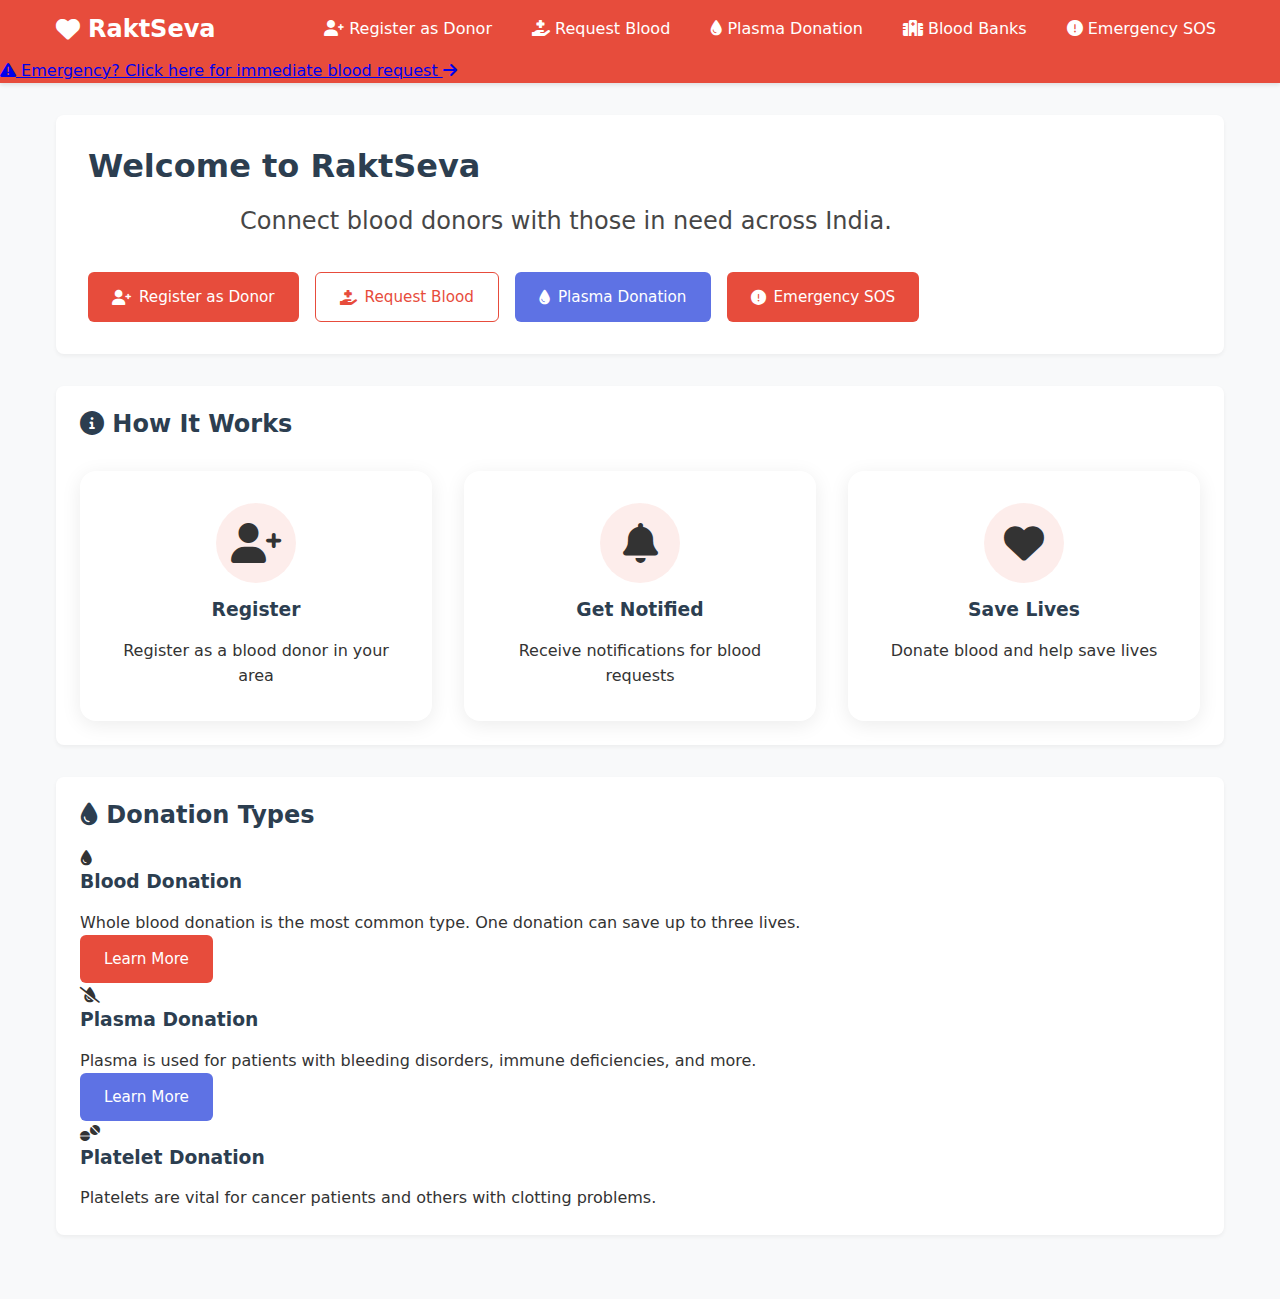
<file: Frontend/index.html>
<!DOCTYPE html>
<html lang="en">
<head>
    <meta charset="UTF-8">
    <meta name="viewport" content="width=device-width, initial-scale=1.0">
    <title>RaktSeva Blood Donation</title>
    <link rel="stylesheet" href="styles.css">
    <link rel="stylesheet" href="sos_styles.css">
    <link rel="stylesheet" href="plasma_styles.css">
    <link rel="stylesheet" href="https://cdnjs.cloudflare.com/ajax/libs/font-awesome/6.0.0/css/all.min.css">
</head>
<body>
    <header>
        <div class="nav-container">
            <nav class="main-nav">
                <a href="index.html" class="logo">
                    <i class="fas fa-heart"></i>
                    RaktSeva
                </a>
                <div class="nav-links">
                    <a href="register.html"><i class="fas fa-user-plus"></i> Register as Donor</a>
                    <a href="request.html"><i class="fas fa-hand-holding-medical"></i> Request Blood</a>
                    <a href="plasma.html"><i class="fas fa-tint"></i> Plasma Donation</a>
                    <a href="blood-banks.html"><i class="fas fa-hospital"></i> Blood Banks</a>
                    <a href="sos.html" class="sos-nav-link"><i class="fas fa-exclamation-circle"></i> Emergency SOS</a>
                </div>
            </nav>
        </div>
        <div class="sos-banner">
            <a href="sos.html" class="sos-banner-link">
                <i class="fas fa-exclamation-triangle"></i>
                Emergency? Click here for immediate blood request
                <i class="fas fa-arrow-right"></i>
            </a>
        </div>
    </header>
    
    <main>
        <section id="welcome">
            <h1>Welcome to RaktSeva</h1>
            <p class="lead">Connect blood donors with those in need across India.</p>
            <div class="button-group">
                <a href="register.html" class="button">
                    <i class="fas fa-user-plus"></i>
                    Register as Donor
                </a>
                <a href="request.html" class="button button-secondary">
                    <i class="fas fa-hand-holding-medical"></i>
                    Request Blood
                </a>
                <a href="plasma.html" class="button plasma-button">
                    <i class="fas fa-tint"></i>
                    Plasma Donation
                </a>
                <a href="sos.html" class="button sos-button">
                    <i class="fas fa-exclamation-circle"></i>
                    Emergency SOS
                </a>
            </div>
        </section>

        <section id="how-it-works" class="card">
            <h2><i class="fas fa-info-circle"></i> How It Works</h2>
            <div class="steps">
                <div class="step">
                    <i class="fas fa-user-plus fa-2x"></i>
                    <h3>Register</h3>
                    <p>Register as a blood donor in your area</p>
                </div>
                <div class="step">
                    <i class="fas fa-bell fa-2x"></i>
                    <h3>Get Notified</h3>
                    <p>Receive notifications for blood requests</p>
                </div>
                <div class="step">
                    <i class="fas fa-heart fa-2x"></i>
                    <h3>Save Lives</h3>
                    <p>Donate blood and help save lives</p>
                </div>
            </div>
        </section>

        <section id="donation-types" class="card">
    <h2><i class="fas fa-tint"></i> Donation Types</h2>
    <div class="donation-types-grid">
        <div class="donation-type">
            <div class="donation-type-icon blood">
                <i class="fas fa-tint"></i>
            </div>
            <h3>Blood Donation</h3>
            <p>Whole blood donation is the most common type. One donation can save up to three lives.</p>
            <a href="request.html" class="button button-sm">Learn More</a>
        </div> <!-- Closing div for donation-type -->

        <div class="donation-type">
            <div class="donation-type-icon plasma">
                <i class="fas fa-tint-slash"></i>
            </div>
            <h3>Plasma Donation</h3>
            <p>Plasma is used for patients with bleeding disorders, immune deficiencies, and more.</p>
            <a href="plasma.html" class="button button-sm plasma-button">Learn More</a>
        </div> <!-- Closing div for donation-type -->

        <div class="donation-type">
            <div class="donation-type-icon platelets">
                <i class="fas fa-tablets"></i>
            </div>
            <h3>Platelet Donation</h3>
            <p>Platelets are vital for cancer patients and others with clotting problems.</p>
        </div> <!-- Closing div for donation-type -->
    </div> <!-- Closing div for donation-types-grid -->
</section>
    </main>
    
    <!-- Add API script before other scripts -->
    <script src="api.js"></script>
</body>
</html>
</file>
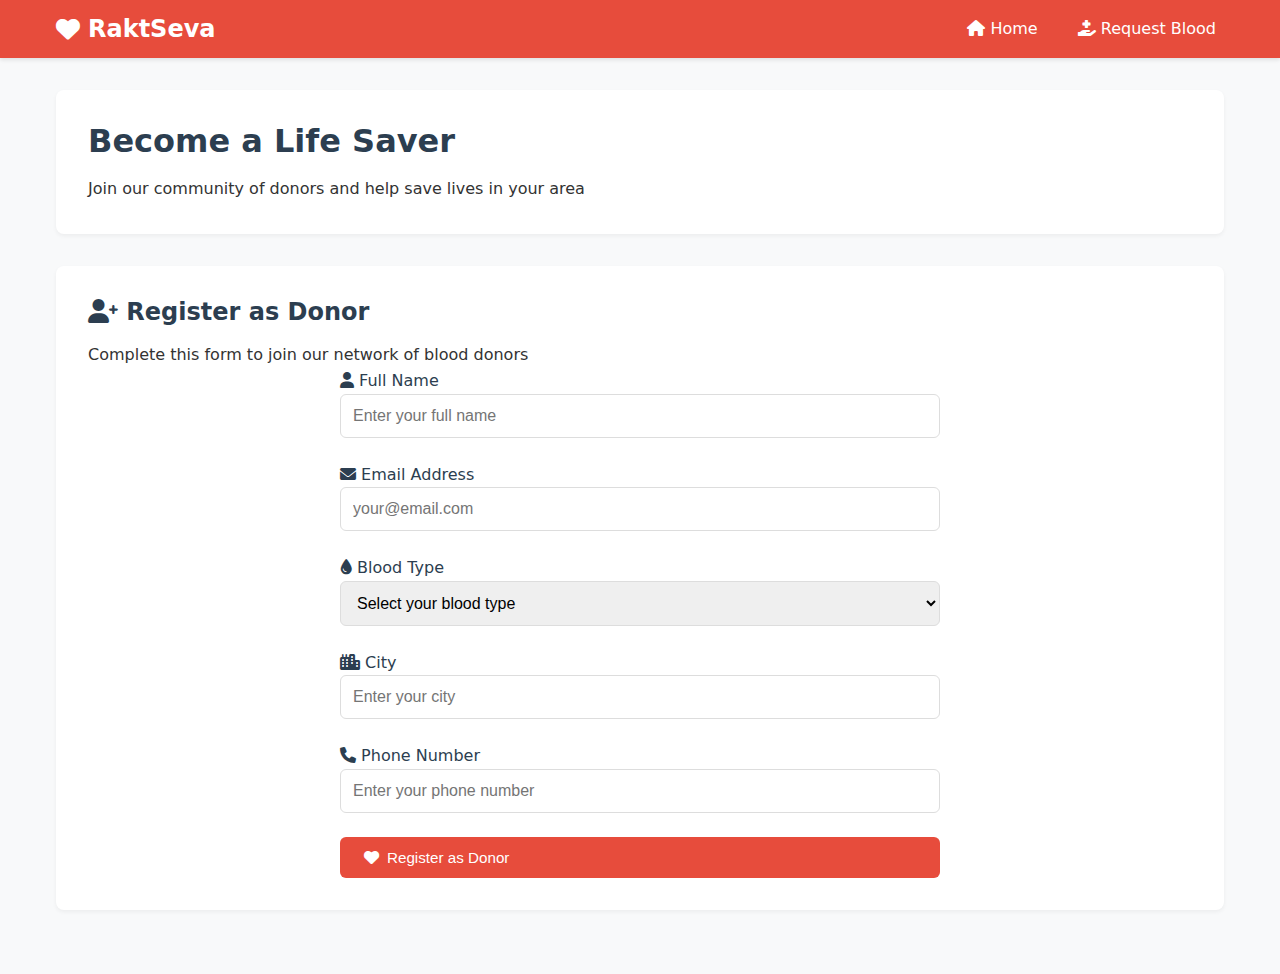
<file: Frontend/register.html>
<!DOCTYPE html>
<html lang="en">
<head>
    <meta charset="UTF-8">
    <meta name="viewport" content="width=device-width, initial-scale=1.0">
    <title>Register as Donor - RaktSeva</title>
    <link rel="stylesheet" href="styles.css">
    <link rel="stylesheet" href="https://cdnjs.cloudflare.com/ajax/libs/font-awesome/6.0.0/css/all.min.css">
</head>
<body>
    <header>
        <div class="nav-container">
            <nav class="main-nav">
                <a href="index.html" class="logo">
                    <i class="fas fa-heart"></i>
                    RaktSeva
                </a>
                <div class="nav-links">
                    <a href="index.html"><i class="fas fa-home"></i> Home</a>
                    <a href="request.html"><i class="fas fa-hand-holding-medical"></i> Request Blood</a>
                </div>
            </nav>
        </div>
    </header>

    <main>
        <section class="register-hero">
            <div class="hero-content">
                <h1>Become a Life Saver</h1>
                <p class="hero-subtitle">Join our community of donors and help save lives in your area</p>
            </div>
        </section>

        <section class="register-form-container">
            <div class="form-card">
                <h2><i class="fas fa-user-plus"></i> Register as Donor</h2>
                <p class="form-intro">Complete this form to join our network of blood donors</p>

                <form id="donorForm" class="donor-form">
                    <div class="form-group">
                        <label for="name">
                            <i class="fas fa-user"></i> Full Name
                        </label>
                        <input type="text" id="name" name="name" placeholder="Enter your full name" required>
                    </div>

                    <div class="form-group">
                        <label for="email">
                            <i class="fas fa-envelope"></i> Email Address
                        </label>
                        <input type="email" id="email" name="email" placeholder="your@email.com" required>
                    </div>

                    <div class="form-group">
                        <label for="bloodType">
                            <i class="fas fa-tint"></i> Blood Type
                        </label>
                        <select id="bloodType" name="bloodType" required>
                            <option value="" disabled selected>Select your blood type</option>
                            <option value="A+">A+</option>
                            <option value="A-">A-</option>
                            <option value="B+">B+</option>
                            <option value="B-">B-</option>
                            <option value="AB+">AB+</option>
                            <option value="AB-">AB-</option>
                            <option value="O+">O+</option>
                            <option value="O-">O-</option>
                        </select>
                    </div>

                    <div class="form-group">
                        <label for="city">
                            <i class="fas fa-city"></i> City
                        </label>
                        <input type="text" id="city" name="city" placeholder="Enter your city" required>
                    </div>

                    <div class="form-group">
                        <label for="phone">
                            <i class="fas fa-phone"></i> Phone Number
                        </label>
                        <input type="tel" id="phone" name="phone" placeholder="Enter your phone number" required>
                    </div>


                    <button type="submit" class="button register-button">
                        <i class="fas fa-heart"></i> Register as Donor
                    </button>
                </form>
            </div>
        </section>
    </main>



    <script src="api.js"></script>
    <script src="register.js"></script>
</body>
</html>
</file>
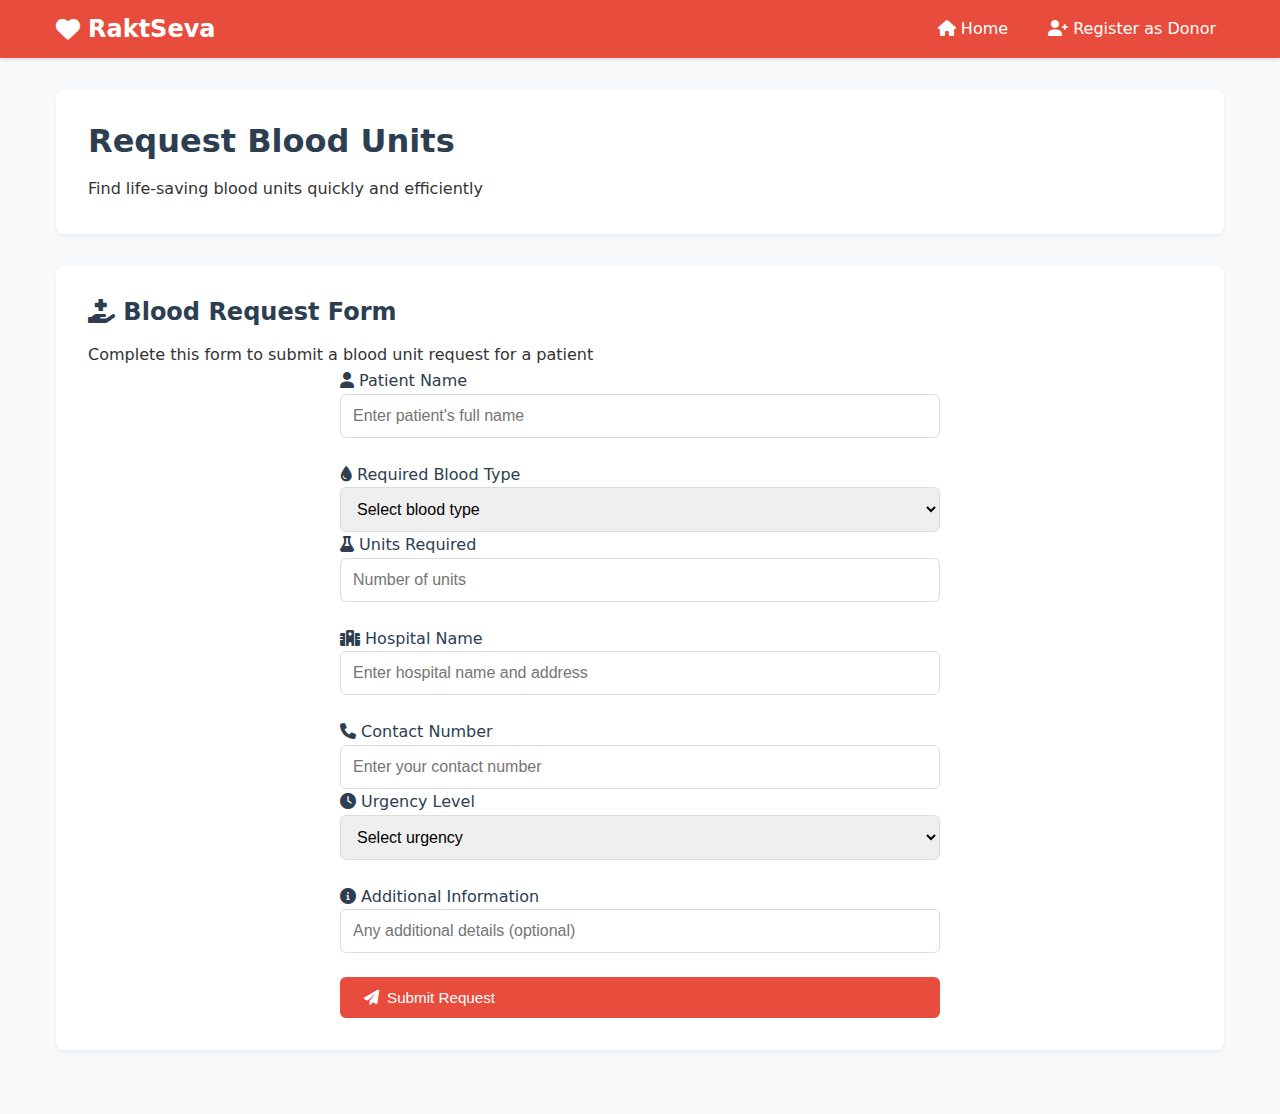
<file: Frontend/request.html>
<!DOCTYPE html>
<html lang="en">
<head>
    <meta charset="UTF-8">
    <meta name="viewport" content="width=device-width, initial-scale=1.0">
    <title>Request Blood - RaktSeva</title>
    <link rel="stylesheet" href="styles.css">
    <link rel="stylesheet" href="https://cdnjs.cloudflare.com/ajax/libs/font-awesome/6.0.0/css/all.min.css">
</head>
<body>
    <header>
        <div class="nav-container">
            <nav class="main-nav">
                <a href="index.html" class="logo">
                    <i class="fas fa-heart"></i>
                    RaktSeva
                </a>
                <div class="nav-links">
                    <a href="index.html"><i class="fas fa-home"></i> Home</a>
                    <a href="register.html"><i class="fas fa-user-plus"></i> Register as Donor</a>
                </div>
            </nav>
        </div>
    </header>

    <main>
        <section class="request-hero">
            <div class="hero-content">
                <h1>Request Blood Units</h1>
                <p class="hero-subtitle">Find life-saving blood units quickly and efficiently</p>
            </div>
        </section>

        <section class="request-form-container">
            <div class="form-card">
                <h2><i class="fas fa-hand-holding-medical"></i> Blood Request Form</h2>
                <p class="form-intro">Complete this form to submit a blood unit request for a patient</p>
                <form id="requestForm" class="donor-form">
                    <div class="form-group">
                        <label for="patientName">
                            <i class="fas fa-user"></i> Patient Name
                        </label>
                        <input type="text" id="patientName" name="patientName" placeholder="Enter patient's full name" required>
                    </div>

                    <div class="form-row">
                        <div class="form-group">
                            <label for="bloodType">
                                <i class="fas fa-tint"></i> Required Blood Type
                            </label>
                            <select id="bloodType" name="bloodType" required>
                                <option value="" disabled selected>Select blood type</option>
                                <option value="A+">A+</option>
                                <option value="A-">A-</option>
                                <option value="B+">B+</option>
                                <option value="B-">B-</option>
                                <option value="AB+">AB+</option>
                                <option value="AB-">AB-</option>
                                <option value="O+">O+</option>
                                <option value="O-">O-</option>
                            </select>
                        </div>

                        <div class="form-group">
                            <label for="units">
                                <i class="fas fa-flask"></i> Units Required
                            </label>
                            <input type="number" id="units" name="units" min="1" placeholder="Number of units" required>
                        </div>
                    </div>

                    <div class="form-group">
                        <label for="hospital">
                            <i class="fas fa-hospital"></i> Hospital Name
                        </label>
                        <input type="text" id="hospital" name="hospital" placeholder="Enter hospital name and address" required>
                    </div>

                    <div class="form-row">
                        <div class="form-group">
                            <label for="contactNumber">
                                <i class="fas fa-phone"></i> Contact Number
                            </label>
                            <input type="tel" id="contactNumber" name="contactNumber" placeholder="Enter your contact number" required>
                        </div>

                        <div class="form-group">
                            <label for="urgency">
                                <i class="fas fa-clock"></i> Urgency Level
                            </label>
                            <select id="urgency" name="urgency" required>
                                <option value="" disabled selected>Select urgency</option>
                                <option value="normal">Normal - Within 24 hours</option>
                                <option value="urgent">Urgent - Within 8 hours</option>
                                <option value="critical">Critical - Immediate</option>
                            </select>
                        </div>
                    </div>

                    <div class="form-group">
                        <label for="additionalInfo">
                            <i class="fas fa-info-circle"></i> Additional Information
                        </label>
                        <input type="text" id="additionalInfo" name="additionalInfo" placeholder="Any additional details (optional)">
                    </div>

                    <button type="submit" class="button request-button">
                        <i class="fas fa-paper-plane"></i> Submit Request
                    </button>
                </form>
            </div>
        </section>
    </main>

    <script src="api.js"></script>
    <script src="request.js"></script>
</body>
</html>
</file>
<file: Frontend/sos_styles.css>
sos-page {
  background-color: #fff5f5;
}

.sos-header {
  background-color: #e53e3e;
}

.sos-container {
  max-width: 800px;
  margin: 0 auto;
  padding: 2rem;
  background-color: #fff;
  border-radius: 8px;
  box-shadow: 0 4px 12px rgba(229, 62, 62, 0.15);
  border-top: 4px solid #e53e3e;
}

.sos-header-content {
  text-align: center;
  margin-bottom: 1.5rem;
  padding-bottom: 1.5rem;
  border-bottom: 1px solid #fed7d7;
}

.sos-icon {
  font-size: 3rem;
  color: #e53e3e;
  margin-bottom: 1rem;
  animation: pulse 2s infinite;
}

.sos-description {
  color: #4a5568;
  max-width: 600px;
  margin: 0 auto;
}

/* Enhanced Emergency Actions */
.emergency-actions {
  display: flex;
  justify-content: center;
  margin-top: 1rem;
}

.emergency-call-button {
  display: flex;
  align-items: center;
  justify-content: center;
  gap: 0.5rem;
  background-color: #38a169;
  color: white;
  padding: 0.75rem 1.5rem;
  border-radius: 9999px;
  font-weight: 600;
  text-decoration: none;
  transition: all 0.2s;
}

.emergency-call-button:hover {
  background-color: #2f855a;
  transform: translateY(-2px);
}

/* Tabs */
.sos-tabs {
  display: flex;
  border-bottom: 2px solid #edf2f7;
  margin-bottom: 1.5rem;
}

.tab-button {
  flex: 1;
  background: none;
  border: none;
  padding: 1rem;
  font-weight: 600;
  color: #718096;
  cursor: pointer;
  transition: all 0.2s;
  position: relative;
}

.tab-button:after {
  content: "";
  position: absolute;
  bottom: -2px;
  left: 0;
  width: 100%;
  height: 2px;
  background-color: transparent;
  transition: background-color 0.2s;
}

.tab-button.active {
  color: #e53e3e;
}

.tab-button.active:after {
  background-color: #e53e3e;
}

.tab-button:hover {
  color: #e53e3e;
}

.tab-content {
  display: none;
}

.tab-content.active {
  display: block;
}

/* Quick Request Form */
.quick-request-container {
  display: flex;
  flex-direction: column;
  gap: 1.5rem;
}

.blood-type-selector h3,
.quick-location h3,
.contact-input h3 {
  margin-bottom: 0.75rem;
  font-size: 1.125rem;
  color: #2d3748;
}

.blood-type-grid {
  display: grid;
  grid-template-columns: repeat(4, 1fr);
  gap: 0.75rem;
}

.blood-type-btn {
  background-color: #fff;
  border: 2px solid #e2e8f0;
  border-radius: 8px;
  padding: 1rem 0.5rem;
  font-size: 1.25rem;
  font-weight: 700;
  cursor: pointer;
  transition: all 0.2s;
}

.blood-type-btn:hover {
  border-color: #e53e3e;
  background-color: #fff5f5;
}

.blood-type-btn.selected {
  background-color: #e53e3e;
  border-color: #e53e3e;
  color: white;
}

.location-options {
  display: flex;
  flex-direction: column;
  gap: 1rem;
}

.location-btn {
  display: flex;
  align-items: center;
  justify-content: center;
  gap: 0.5rem;
  background-color: #4299e1;
  color: white;
  border: none;
  border-radius: 8px;
  padding: 0.75rem;
  font-weight: 600;
  cursor: pointer;
  transition: all 0.2s;
}

.location-btn:hover {
  background-color: #3182ce;
}

.location-btn.location-ready {
  background-color: #38a169;
}

.location-status {
  font-size: 0.875rem;
  margin-top: 0.25rem;
  display: flex;
  align-items: center;
  gap: 0.5rem;
}

.location-status.loading {
  color: #4299e1;
}

.location-status.success {
  color: #38a169;
}

.location-status.error {
  color: #e53e3e;
}

.recent-hospitals h4 {
  font-size: 0.875rem;
  color: #718096;
  margin-bottom: 0.5rem;
}

.hospital-chips {
  display: flex;
  flex-wrap: wrap;
  gap: 0.5rem;
}

.hospital-chip {
  background-color: #edf2f7;
  border: none;
  border-radius: 9999px;
  padding: 0.5rem 1rem;
  font-size: 0.875rem;
  cursor: pointer;
  transition: all 0.2s;
}

.hospital-chip:hover {
  background-color: #e2e8f0;
}

.hospital-chip.selected {
  background-color: #4a5568;
  color: white;
}

.hospital-search input {
  width: 100%;
  padding: 0.75rem;
  border: 1px solid #e2e8f0;
  border-radius: 8px;
  font-size: 1rem;
  transition: all 0.2s;
}

.hospital-search input:focus {
  border-color: #e53e3e;
  box-shadow: 0 0 0 3px rgba(229, 62, 62, 0.1);
  outline: none;
}

.contact-input input {
  width: 100%;
  padding: 0.75rem;
  border: 1px solid #e2e8f0;
  border-radius: 8px;
  font-size: 1rem;
  transition: all 0.2s;
}

.contact-input input:focus {
  border-color: #e53e3e;
  box-shadow: 0 0 0 3px rgba(229, 62, 62, 0.1);
  outline: none;
}

.large-button {
  font-size: 1.25rem;
  padding: 1.25rem;
  font-weight: 700;
  letter-spacing: 0.5px;
  justify-content: center;
}

.large-button.disabled {
  opacity: 0.7;
  cursor: not-allowed;
}

/* Success Message */
.success-message {
  display: flex;
  flex-direction: column;
  align-items: center;
  text-align: center;
  padding: 2rem 1rem;
}

.success-icon {
  font-size: 4rem;
  color: #38a169;
  margin-bottom: 1rem;
  animation: scale-in 0.5s ease-out;
}

.progress-steps {
  display: flex;
  justify-content: space-between;
  width: 100%;
  max-width: 500px;
  margin: 2rem 0;
  position: relative;
}

.progress-steps:before {
  content: "";
  position: absolute;
  top: 15px;
  left: 0;
  width: 100%;
  height: 2px;
  background-color: #e2e8f0;
  z-index: 1;
}

.progress-step {
  display: flex;
  flex-direction: column;
  align-items: center;
  position: relative;
  z-index: 2;
  flex: 1;
}

.step-icon {
  width: 32px;
  height: 32px;
  border-radius: 50%;
  background-color: #e2e8f0;
  display: flex;
  align-items: center;
  justify-content: center;
  color: #718096;
  margin-bottom: 0.5rem;
}

.progress-step.completed .step-icon {
  background-color: #38a169;
  color: white;
}

.progress-step.active .step-icon {
  background-color: #e53e3e;
  color: white;
  animation: pulse 1.5s infinite;
}

.step-text {
  font-size: 0.875rem;
  color: #718096;
  text-align: center;
}

.progress-step.completed .step-text,
.progress-step.active .step-text {
  color: #2d3748;
  font-weight: 500;
}

.action-buttons {
  display: flex;
  gap: 1rem;
  margin-top: 2rem;
}

.secondary-button {
  background-color: #4a5568;
}

.secondary-button:hover {
  background-color: #2d3748;
}

.outline-button {
  background-color: transparent;
  border: 1px solid #e53e3e;
  color: #e53e3e;
}

.outline-button:hover {
  background-color: #fff5f5;
}

/* Detailed Form */
.sos-form {
  display: flex;
  flex-direction: column;
  gap: 1.25rem;
}

.form-group {
  display: flex;
  flex-direction: column;
  gap: 0.5rem;
}

.location-group {
  display: flex;
  flex-direction: column;
  gap: 0.5rem;
  padding: 1rem;
  background-color: #f7fafc;
  border-radius: 6px;
  border: 1px dashed #cbd5e0;
}

.location-group label {
  display: flex;
  align-items: center;
  gap: 0.5rem;
  font-weight: normal;
  cursor: pointer;
}

textarea {
  width: 100%;
  padding: 0.75rem;
  border: 1px solid #ddd;
  border-radius: 6px;
  font-size: 1rem;
  font-family: inherit;
  resize: vertical;
  transition: all 0.2s;
}

textarea:focus {
  outline: none;
  border-color: #e74c3c;
  box-shadow: 0 0 0 3px rgba(231, 76, 60, 0.1);
}

/* Emergency Contacts */
.emergency-contacts {
  margin-top: 2.5rem;
  padding-top: 1.5rem;
  border-top: 1px solid #fed7d7;
}

.emergency-contacts h3 {
  display: flex;
  align-items: center;
  gap: 0.5rem;
  color: #e53e3e;
  margin-bottom: 1rem;
}

.contact-list {
  display: flex;
  flex-direction: column;
  gap: 0.75rem;
}

.contact-item {
  display: flex;
  align-items: center;
  gap: 1rem;
  padding: 0.75rem;
  background-color: #fff5f5;
  border-radius: 6px;
  border-left: 3px solid #e53e3e;
  text-decoration: none;
  color: inherit;
  transition: all 0.2s;
}

.contact-item:hover {
  background-color: #fed7d7;
  transform: translateX(3px);
}

.contact-item i {
  font-size: 1.25rem;
  color: #e53e3e;
}

/* Voice Input */
.voice-input-btn {
  display: none; /* Initially hidden, shown via JS if supported */
  align-items: center;
  justify-content: center;
  width: 36px;
  height: 36px;
  border-radius: 50%;
  background-color: #e2e8f0;
  border: none;
  cursor: pointer;
  transition: all 0.2s;
}

.voice-input-btn:hover {
  background-color: #cbd5e0;
}

.voice-input-btn.listening {
  background-color: #e53e3e;
  color: white;
  animation: pulse 1.5s infinite;
}

/* Floating SOS Button */
.floating-sos {
  position: fixed;
  bottom: 2rem;
  right: 2rem;
  z-index: 100;
  opacity: 0;
  transform: translateY(20px);
  transition: all 0.3s ease;
  pointer-events: none;
}

.floating-sos.show {
  opacity: 1;
  transform: translateY(0);
  pointer-events: all;
}

.floating-sos-button {
  display: flex;
  flex-direction: column;
  align-items: center;
  justify-content: center;
  width: 70px;
  height: 70px;
  border-radius: 50%;
  background-color: #e53e3e;
  color: white;
  text-decoration: none;
  box-shadow: 0 4px 12px rgba(229, 62, 62, 0.3);
  transition: all 0.2s;
}

.floating-sos-button i {
  font-size: 1.75rem;
  margin-bottom: 0.25rem;
}

.floating-sos-button span {
  font-size: 0.875rem;
  font-weight: 700;
}

.floating-sos-button:hover {
  transform: scale(1.1);
  box-shadow: 0 6px 16px rgba(229, 62, 62, 0.4);
}

/* Animations */
@keyframes pulse {
  0% {
    transform: scale(1);
    opacity: 1;
  }
  50% {
    transform: scale(1.05);
    opacity: 0.8;
  }
  100% {
    transform: scale(1);
    opacity: 1;
  }
}

@keyframes scale-in {
  0% {
    transform: scale(0);
    opacity: 0;
  }
  100% {
    transform: scale(1);
    opacity: 1;
  }
}

/* Responsive Design */
@media (max-width: 768px) {
  .sos-container {
    padding: 1.5rem;
  }

  .blood-type-grid {
    grid-template-columns: repeat(4, 1fr);
    gap: 0.5rem;
  }

  .blood-type-btn {
    padding: 0.75rem 0.25rem;
    font-size: 1rem;
  }

  .progress-steps {
    flex-direction: column;
    align-items: flex-start;
    gap: 1.5rem;
  }

  .progress-steps:before {
    display: none;
  }

  .progress-step {
    flex-direction: row;
    width: 100%;
    gap: 1rem;
  }

  .step-text {
    text-align: left;
  }

  .action-buttons {
    flex-direction: column;
    width: 100%;
  }

  .floating-sos {
    bottom: 1rem;
    right: 1rem;
  }

  .floating-sos-button {
    width: 60px;
    height: 60px;
  }
}
</file>
<file: Frontend/plasma_styles.css>
/* Plasma Donation Specific Styles */
.plasma-page {
    background-color: #f8f9ff;
  }
  
  .plasma-header {
    background-color: #5e72e4;
  }
  
  .plasma-container {
    max-width: 1000px;
    margin: 0 auto;
    padding: 2rem;
    background-color: #fff;
    border-radius: 8px;
    box-shadow: 0 4px 12px rgba(94, 114, 228, 0.15);
    border-top: 4px solid #5e72e4;
    margin-bottom: 2rem;
  }
  
  .plasma-section {
    padding: 2rem 1rem;
  }
  
  .plasma-section h2 {
    color: #2d3748;
    margin-bottom: 1.5rem;
    display: flex;
    align-items: center;
    gap: 0.5rem;
  }
  
  .plasma-section h2 i {
    color: #5e72e4;
  }
  
  .section-description {
    color: #4a5568;
    margin-bottom: 2rem;
    font-size: 1.1rem;
  }
  
  .emergency-link {
    color: #e53e3e;
    font-weight: 600;
    text-decoration: underline;
  }
  
  /* Hero Section */
  .plasma-hero {
    background: linear-gradient(135deg, #5e72e4 0%, #825ee4 100%);
    color: white;
    padding: 3rem 1rem;
    display: flex;
    align-items: center;
    justify-content: space-between;
    flex-wrap: wrap;
    gap: 2rem;
  }
  
  .plasma-hero-content {
    flex: 1;
    min-width: 300px;
    padding: 1rem;
  }
  
  .plasma-hero h1 {
    font-size: 2.5rem;
    margin-bottom: 1rem;
  }
  
  .plasma-tagline {
    font-size: 1.25rem;
    margin-bottom: 2rem;
    opacity: 0.9;
  }
  
  .plasma-hero-image {
    flex: 1;
    min-width: 300px;
    display: flex;
    justify-content: center;
  }
  
  .plasma-hero-image img {
    max-width: 100%;
    height: auto;
    border-radius: 8px;
    box-shadow: 0 10px 25px rgba(0, 0, 0, 0.2);
  }
  
  .plasma-cta-buttons {
    display: flex;
    gap: 1rem;
    flex-wrap: wrap;
  }
  
  /* Info Section */
  .plasma-info-section {
    padding: 3rem 1rem;
    background-color: #f8f9ff;
  }
  
  .plasma-info-container {
    max-width: 1000px;
    margin: 0 auto;
  }
  
  .plasma-info-content {
    display: flex;
    flex-wrap: wrap;
    gap: 2rem;
    margin-top: 1.5rem;
  }
  
  .plasma-info-text {
    flex: 2;
    min-width: 300px;
  }
  
  .plasma-info-text p {
    margin-bottom: 1rem;
    line-height: 1.6;
    color: #4a5568;
  }
  
  .plasma-info-text h3 {
    margin: 1.5rem 0 1rem;
    color: #2d3748;
  }
  
  .plasma-benefits {
    list-style: none;
    padding: 0;
  }
  
  .plasma-benefits li {
    margin-bottom: 0.75rem;
    display: flex;
    align-items: center;
    gap: 0.5rem;
  }
  
  .plasma-benefits li i {
    color: #38a169;
  }
  
  .plasma-info-stats {
    flex: 1;
    min-width: 250px;
    display: flex;
    flex-direction: column;
    gap: 1.5rem;
  }
  
  .plasma-stat {
    background-color: white;
    padding: 1.5rem;
    border-radius: 8px;
    box-shadow: 0 4px 12px rgba(94, 114, 228, 0.1);
    text-align: center;
    border-left: 4px solid #5e72e4;
  }
  
  .plasma-stat-number {
    font-size: 2.5rem;
    font-weight: 700;
    color: #5e72e4;
    margin-bottom: 0.5rem;
  }
  
  .plasma-stat-text {
    color: #4a5568;
    font-size: 1rem;
  }
  
  /* Eligibility Section */
  .plasma-eligibility {
    margin-bottom: 2rem;
    padding: 1.5rem;
    background-color: #f8fafc;
    border-radius: 8px;
    border: 1px dashed #cbd5e0;
  }
  
  .plasma-eligibility h3 {
    margin-bottom: 1.5rem;
    color: #2d3748;
    text-align: center;
  }
  
  .eligibility-grid {
    display: grid;
    grid-template-columns: repeat(auto-fit, minmax(200px, 1fr));
    gap: 1.5rem;
  }
  
  .eligibility-item {
    text-align: center;
    padding: 1rem;
  }
  
  .eligibility-item i {
    font-size: 2rem;
    color: #5e72e4;
    margin-bottom: 1rem;
  }
  
  .eligibility-item h4 {
    margin-bottom: 0.5rem;
    color: #2d3748;
  }
  
  .eligibility-item p {
    color: #4a5568;
  }
  
  /* Form Styles */
  .plasma-form {
    display: flex;
    flex-direction: column;
    gap: 1.25rem;
  }
  
  .form-group {
    display: flex;
    flex-direction: column;
    gap: 0.5rem;
  }
  
  .form-group label {
    font-weight: 500;
    color: #2d3748;
  }
  
  .form-group input[type="text"],
  .form-group input[type="email"],
  .form-group input[type="tel"],
  .form-group input[type="number"],
  .form-group input[type="date"],
  .form-group select,
  .form-group textarea {
    padding: 0.75rem;
    border: 1px solid #e2e8f0;
    border-radius: 6px;
    font-size: 1rem;
    transition: all 0.2s;
  }
  
  .form-group input:focus,
  .form-group select:focus,
  .form-group textarea:focus {
    outline: none;
    border-color: #5e72e4;
    box-shadow: 0 0 0 3px rgba(94, 114, 228, 0.1);
  }
  
  .radio-group,
  .notification-options {
    display: flex;
    flex-direction: column;
    gap: 0.75rem;
  }
  
  .radio-label,
  .checkbox-label {
    display: flex;
    align-items: center;
    gap: 0.5rem;
    font-weight: normal;
    cursor: pointer;
  }
  
  .notification-preferences h4 {
    margin-bottom: 0.75rem;
    color: #2d3748;
  }
  
  .location-group {
    background-color: #f7fafc;
    padding: 1rem;
    border-radius: 6px;
    border: 1px dashed #cbd5e0;
  }
  
  .location-status {
    font-size: 0.875rem;
    margin-top: 0.25rem;
  }
  
  .location-status.loading {
    color: #4299e1;
  }
  
  .location-status.success {
    color: #38a169;
  }
  
  .location-status.error {
    color: #e53e3e;
  }
  
  .slider {
    
    width: 100%;
    height: 8px;
    border-radius: 5px;
    background: #e2e8f0;
    outline: none;
    margin: 1rem 0 0.5rem;
  }
  
  .slider::-webkit-slider-thumb {
    -webkit-appearance: none;
    appearance: none;
    width: 20px;
    height: 20px;
    border-radius: 50%;
    background: #5e72e4;
    cursor: pointer;
  }
  
  .slider::-moz-range-thumb {
    width: 20px;
    height: 20px;
    border-radius: 50%;
    background: #5e72e4;
    cursor: pointer;
  }
  
  .radius-value {
    text-align: center;
    font-size: 0.875rem;
    color: #4a5568;
  }
  
  /* FAQ Section */
  .faq-container {
    display: flex;
    flex-direction: column;
    gap: 1rem;
  }
  
  .faq-item {
    border: 1px solid #e2e8f0;
    border-radius: 8px;
    overflow: hidden;
  }
  
  .faq-question {
    padding: 1rem 1.5rem;
    background-color: #f8fafc;
    display: flex;
    justify-content: space-between;
    align-items: center;
    cursor: pointer;
  }
  
  .faq-question h3 {
    margin: 0;
    font-size: 1.1rem;
    color: #2d3748;
  }
  
  .faq-answer {
    padding: 0 1.5rem;
    max-height: 0;
    overflow: hidden;
    transition: max-height 0.3s ease, padding 0.3s ease;
  }
  
  .faq-item.active .faq-answer {
    padding: 1rem 1.5rem;
    max-height: 500px;
  }
  
  .faq-item.active .faq-question i {
    transform: rotate(180deg);
  }
  
  /* Notification Permission */
  .notification-permission {
    position: fixed;
    bottom: 2rem;
    left: 2rem;
    background-color: white;
    border-radius: 8px;
    box-shadow: 0 4px 12px rgba(0, 0, 0, 0.15);
    padding: 1.5rem;
    max-width: 350px;
    z-index: 100;
    border-left: 4px solid #5e72e4;
  }
  
  .notification-permission-content {
    display: flex;
    flex-direction: column;
    align-items: center;
    text-align: center;
  }
  
  .notification-permission-content i {
    font-size: 2rem;
    color: #5e72e4;
    margin-bottom: 1rem;
  }
  
  .notification-permission-content h3 {
    margin-bottom: 0.5rem;
    color: #2d3748;
  }
  
  .notification-permission-content p {
    margin-bottom: 1.5rem;
    color: #4a5568;
  }
  
  .notification-buttons {
    display: flex;
    gap: 1rem;
    margin-bottom: 1rem;
  }
  
  .notification-status {
    font-size: 0.875rem;
    color: #718096;
  }
  
  .notification-status.active {
    color: #38a169;
  }
  
  /* Button Styles */
  .plasma-button {
    background-color: #5e72e4;
  }
  
  .plasma-button:hover {
    background-color: #4c5ec7;
  }
  
  .outline-button {
    background-color: transparent;
    border: 1px solid #5e72e4;
    color: #5e72e4;
  }
  
  .outline-button:hover {
    background-color: #f0f4ff;
  }
  
  /* Responsive Design */
  @media (max-width: 768px) {
    .plasma-hero {
      flex-direction: column;
      padding: 2rem 1rem;
    }
  
    .plasma-hero-content {
      text-align: center;
    }
  
    .plasma-cta-buttons {
      justify-content: center;
    }
  
    .plasma-container {
      padding: 1.5rem;
    }
  
    .eligibility-grid {
      grid-template-columns: repeat(2, 1fr);
    }
  
    .notification-permission {
      left: 1rem;
      right: 1rem;
      max-width: none;
    }
  }
  
  @media (max-width: 480px) {
    .eligibility-grid {
      grid-template-columns: 1fr;
    }
  
    .notification-buttons {
      flex-direction: column;
      width: 100%;
    }
  }
</file>
<file: Frontend/styles.css>
/* Reset and base styles */
* {
  box-sizing: border-box;
  margin: 0;
  padding: 0;
}

body {
  font-family: "Segoe UI", system-ui, -apple-system, sans-serif;
  line-height: 1.6;
  margin: 0;
  padding: 0;
  background-color: #f8f9fa;
  color: #333;
}

/* Enhanced Header and Navigation */
header {
  background-color: #e74c3c;
  color: #fff;
  padding: 0;
  box-shadow: 0 2px 4px rgba(0, 0, 0, 0.1);
}

.nav-container {
  max-width: 1200px;
  margin: 0 auto;
  padding: 0.5rem 1rem;
}

.main-nav {
  display: flex;
  justify-content: space-between;
  align-items: center;
}

.logo {
  display: flex;
  align-items: center;
  gap: 0.5rem;
  font-size: 1.5rem;
  font-weight: bold;
  color: #fff;
  text-decoration: none;
  transition: opacity 0.2s;
}

.logo:hover {
  opacity: 0.9;
}

.nav-links {
  display: flex;
  gap: 1.5rem;
  align-items: center;
}

.nav-links a {
  color: #fff;
  text-decoration: none;
  padding: 0.5rem;
  border-radius: 4px;
  transition: background-color 0.2s;
}

.nav-links a:hover {
  background-color: rgba(255, 255, 255, 0.1);
}

/* Enhanced Main Content */
main {
  max-width: 1200px;
  margin: 0 auto;
  padding: 2rem 1rem;
  min-height: calc(100vh - 140px);
}

section {
  background-color: #fff;
  margin-bottom: 2rem;
  padding: 2rem;
  border-radius: 8px;
  box-shadow: 0 2px 4px rgba(0, 0, 0, 0.05);
  transition: transform 0.2s;
}

section:hover {
  transform: translateY(-2px);
}

/* Enhanced Typography */
h1,
h2,
h3 {
  color: #2c3e50;
  margin-bottom: 1rem;
  line-height: 1.2;
}

h1 {
  font-size: 2rem;
}

h2 {
  font-size: 1.5rem;
}

/* Enhanced Buttons */
.button-group {
  display: flex;
  gap: 1rem;
  margin-top: 1.5rem;
  flex-wrap: wrap;
}

.button {
  display: inline-flex;
  align-items: center;
  gap: 0.5rem;
  background-color: #e74c3c;
  color: #fff;
  padding: 0.75rem 1.5rem;
  text-decoration: none;
  border-radius: 6px;
  border: none;
  font-weight: 500;
  cursor: pointer;
  transition: all 0.2s;
  font-size: 0.95rem;
}

.button:hover {
  background-color: #c0392b;
  transform: translateY(-1px);
}

.button-secondary {
  background-color: #fff;
  color: #e74c3c;
  border: 1px solid #e74c3c;
}

.button-secondary:hover {
  background-color: #fff5f5;
}

/* Enhanced Forms */
form {
  display: flex;
  flex-direction: column;
  gap: 1.5rem;
  max-width: 600px;
  margin: 0 auto;
}

label {
  font-weight: 500;
  color: #2c3e50;
}

input,
select {
  width: 100%;
  padding: 0.75rem;
  border: 1px solid #ddd;
  border-radius: 6px;
  font-size: 1rem;
  transition: all 0.2s;
}

input:focus,
select:focus {
  outline: none;
  border-color: #e74c3c;
  box-shadow: 0 0 0 3px rgba(231, 76, 60, 0.1);
}

/* Enhanced Footer */
footer {
  background-color: #2c3e50;
  color: #fff;
  text-align: center;
  padding: 1.5rem;
  margin-top: auto;
}

footer a {
  color: #fff;
  text-decoration: none;
  padding: 0.5rem;
  border-radius: 4px;
  transition: background-color 0.2s;
}

footer a:hover {
  background-color: rgba(255, 255, 255, 0.1);
}

/* Responsive Design */
@media (max-width: 768px) {
  .nav-links {
    display: none;
  }

  .mobile-menu-button {
    display: block;
  }

  .button-group {
    flex-direction: column;
  }

  .button {
    width: 100%;
    justify-content: center;
  }
}

/* Loading Animation */
.loading {
  display: inline-block;
  width: 1.5rem;
  height: 1.5rem;
  border: 3px solid rgba(255, 255, 255, 0.3);
  border-radius: 50%;
  border-top-color: #fff;
  animation: spin 1s ease-in-out infinite;
}

@keyframes spin {
  to {
    transform: rotate(360deg);
  }
}

/* Card Styles */
.card {
  background: #fff;
  border-radius: 8px;
  padding: 1.5rem;
  box-shadow: 0 2px 4px rgba(0, 0, 0, 0.05);
  transition: transform 0.2s, box-shadow 0.2s;
}

.card:hover {
  transform: translateY(-2px);
  box-shadow: 0 4px 8px rgba(0, 0, 0, 0.1);
}

/* Badge Styles */
.badge {
  display: inline-block;
  padding: 0.25rem 0.5rem;
  border-radius: 9999px;
  font-size: 0.875rem;
  font-weight: 500;
}

.badge-success {
  background-color: #e7f9e7;
  color: #2ecc71;
}

.badge-warning {
  background-color: #fff9e7;
  color: #f39c12;
}

.badge-danger {
  background-color: #fde7e7;
  color: #e74c3c;
}
/* Add to styles.css */
.hero-section {
  background: linear-gradient(135deg, rgba(231, 76, 60, 0.9), rgba(192, 57, 43, 0.9)),
              url('blood-donation-hero.jpg');
  background-size: cover;
  background-position: center;
  color: white;
  padding: 4rem 1rem;
  text-align: center;
  border-radius: 0 0 2rem 2rem;
}

.hero-section h1 {
  font-size: 3rem;
  margin-bottom: 1rem;
  text-shadow: 0 2px 4px rgba(0,0,0,0.2);
}

.lead {
  font-size: 1.5rem;
  max-width: 800px;
  margin: 0 auto 2rem;
  opacity: 0.9;
}
.emergency-call-button {
  display: inline-flex;
  align-items: center;
  gap: 0.5rem;
  background: #e53e3e;
  color: white;
  padding: 1rem 2rem;
  border-radius: 50px;
  font-weight: 700;
  text-decoration: none;
  box-shadow: 0 4px 15px rgba(229, 62, 62, 0.4);
  transition: all 0.3s ease;
  animation: pulse 1.5s infinite;
}


@keyframes pulse {
  0% { transform: scale(1); }
  50% { transform: scale(1.05); }
  100% { transform: scale(1); }
}
.plasma-hero {
  background: linear-gradient(135deg, #5e72e4 0%, #825ee4 100%);
  color: white;
  padding: 4rem 1rem;
  display: flex;
  align-items: center;
  justify-content: space-between;
  position: relative;
  overflow: hidden;
}

.plasma-hero::before {
  content: '';
  position: absolute;
  top: -50%;
  left: -50%;
  width: 200%;
  height: 200%;
  background: radial-gradient(circle, rgba(255,255,255,0.1) 0%, transparent 70%);
  animation: rotate 20s linear infinite;
}

.steps {
  display: grid;
  grid-template-columns: repeat(auto-fit, minmax(250px, 1fr));
  gap: 2rem;
  margin-top: 2rem;
}

.step {
  background: white;
  padding: 2rem;
  border-radius: 1rem;
  box-shadow: 0 4px 20px rgba(0,0,0,0.08);
  text-align: center;
  transition: transform 0.3s ease;
}

.step:hover {
  transform: translateY(-5px);
}

.step i {
  font-size: 2.5rem;
  color: var(--primary);
  margin-bottom: 1rem;
  background: rgba(231, 76, 60, 0.1);
  width: 80px;
  height: 80px;
  display: inline-flex;
  align-items: center;
  justify-content: center;
  border-radius: 50%;
}
</file>
